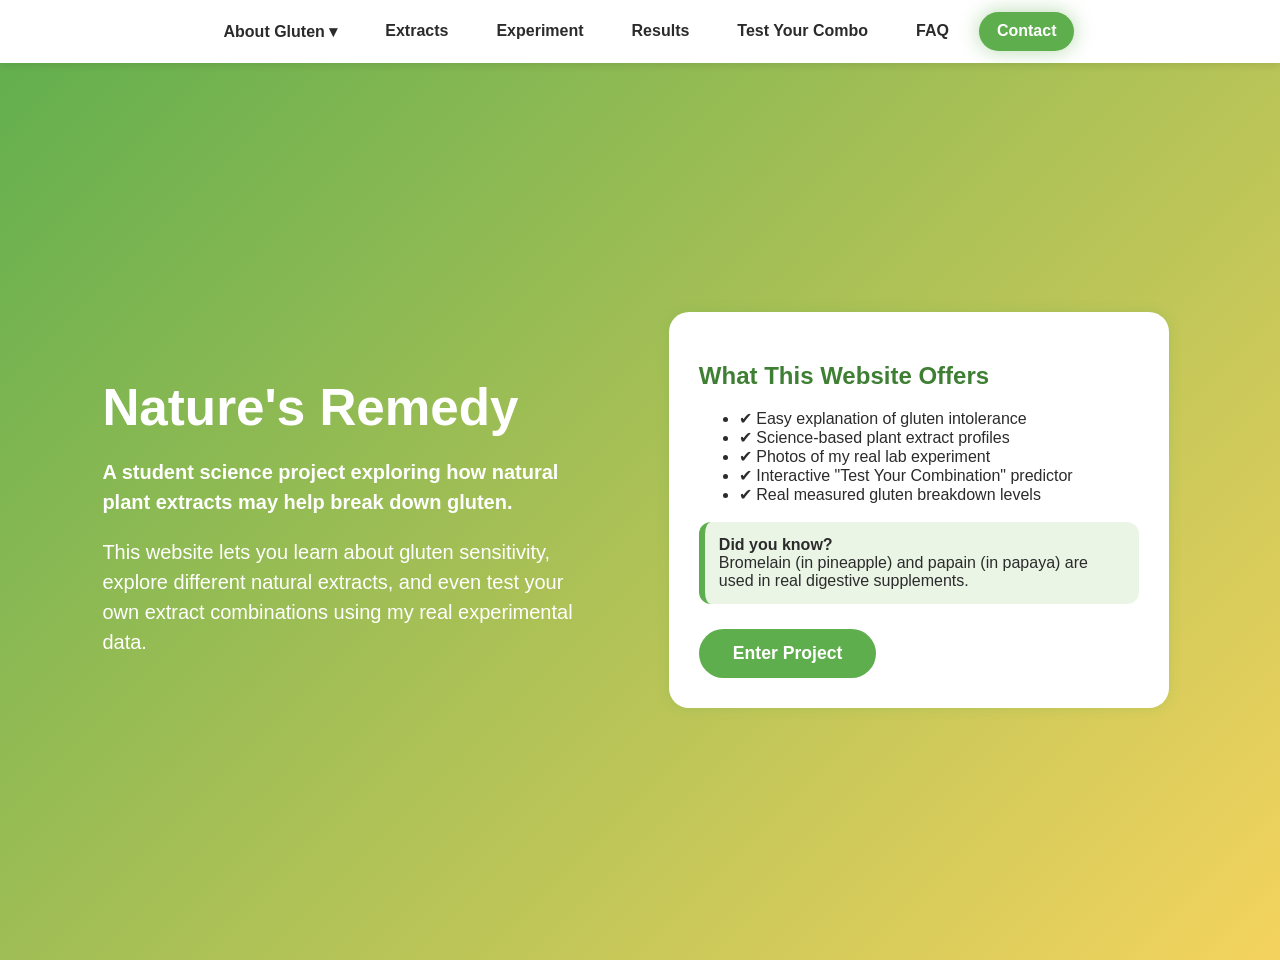
<file: index.html>
<!DOCTYPE html>
<html lang="en">
<head>
<meta charset="UTF-8">
<meta name="viewport" content="width=device-width, initial-scale=1.0">
<title>Nature's Remedy – Gluten Support</title>

<style>
:root {
  --green: #5FAE4E;
  --dark-green: #3F7F34;
  --light-green: #EAF5E6;
  --yellow: #F4D35E;
  --bg: #F8FAF8;
  --text: #2B2B2B;
  --card: #FFFFFF;
}

body {
  margin: 0;
  font-family: "Segoe UI", Arial, sans-serif;
  background: var(--bg);
  color: var(--text);
  scroll-behavior: smooth;
}

/* NAV BAR - FIXED AT TOP */
nav {
  position: fixed;
  top: 0;
  left: 0;
  right: 0;
  background: white;
  display: flex;
  justify-content: center;
  gap: 12px;
  padding: 12px;
  box-shadow: 0 2px 8px rgba(0,0,0,0.1);
  z-index: 1000;
}

nav a {
  text-decoration: none;
  padding: 10px 18px;
  border-radius: 20px;
  color: var(--text);
  font-weight: bold;
  transition: background 0.25s ease, box-shadow 0.25s ease, transform 0.2s ease;
}

nav a:hover {
  background: var(--green);
  color: white;
  transform: translateY(-2px);
  box-shadow:
    0 0 10px rgba(95,174,78,0.6),
    0 0 20px rgba(95,174,78,0.35);
}

/* NAV HIGHLIGHT EFFECT */
nav a.active {
  background: var(--green);
  color: white !important;
  box-shadow: 0 0 20px rgba(95, 174, 78, 0.45);
}

/* DROPDOWN NAV */
.dropdown {
  position: relative;
}

.dropbtn {
  text-decoration: none;
  padding: 10px 18px;
  border-radius: 20px;
  color: var(--text);
  font-weight: bold;
  display: inline-block;
}

.dropdown-content {
  display: none;
  position: absolute;
  background: white;
  min-width: 240px;
  box-shadow: 0 8px 20px rgba(0,0,0,0.12);
  border-radius: 12px;
  overflow: hidden;
  z-index: 1001;
}

.dropdown-content a {
  display: block;
  padding: 12px 16px;
  color: var(--text);
  text-decoration: none;
  font-size: 0.95rem;
}

.dropdown-content a:hover {
  background: var(--light-green);
  color: var(--dark-green);
}

.dropdown:hover .dropdown-content {
  display: block;
}

/* ADD PADDING TO BODY TO ACCOUNT FOR FIXED NAV */
body {
  padding-top: 60px;
}

/* SPLIT WELCOME SECTION */
#welcome {
  height: 100vh;
  display: flex;
  align-items: center;
  padding: 0 8%;
  background: linear-gradient(135deg, var(--green), var(--yellow));
  color: white;
  margin-top: -60px;
  padding-top: 60px;
}

#welcome-left {
  width: 50%;
  padding-right: 40px;
}

#welcome-left h1 {
  font-size: 3.2rem;
  margin-bottom: 15px;
}

#welcome-left p {
  font-size: 1.25rem;
  line-height: 1.5;
  max-width: 480px;
}

#welcome-right {
  width: 50%;
  display: flex;
  justify-content: center;
}

.welcome-card {
  width: 85%;
  background: var(--card);
  color: var(--text);
  padding: 30px;
  border-radius: 20px;
  box-shadow: 0 10px 25px rgba(0,0,0,0.18);
  opacity: 0;
  transform: translateY(50px);
  animation: slideGlow 1.3s ease forwards;
}

@keyframes slideGlow {
  0% {
    opacity: 0;
    transform: translateY(50px);
    box-shadow: 0 0 0 rgba(95,174,78,0);
  }
  60% {
    opacity: 1;
    transform: translateY(-5px);
    box-shadow: 0 0 25px rgba(95,174,78,0.35);
  }
  100% {
    opacity: 1;
    transform: translateY(0);
    box-shadow: 0 0 12px rgba(95,174,78,0.25);
  }
}

#enter-btn {
  margin-top: 25px;
  padding: 14px 34px;
  border-radius: 30px;
  background: var(--green);
  color: white;
  border: none;
  font-size: 1.1rem;
  font-weight: bold;
  cursor: pointer;
  transition: 0.25s ease;
}

#enter-btn:hover {
  transform: translateY(-3px);
  box-shadow:
    0 0 12px rgba(255,255,255,0.7),
    0 0 16px rgba(255,255,255,0.4);
}

.didyouknow {
  background: var(--light-green);
  padding: 14px;
  border-radius: 12px;
  margin-top: 18px;
  border-left: 6px solid var(--green);
}

#landing { display: none; }

#main { display: none; }

header {
  background: linear-gradient(to right, var(--green), var(--yellow));
  padding: 30px;
  text-align: center;
}

section {
  max-width: 1050px;
  margin: 45px auto;
  padding: 40px;
  background: var(--card);
  border-radius: 18px;
  box-shadow: 0 6px 18px rgba(0,0,0,0.08);
}

h2 { color: var(--dark-green); }

.card-grid {
  display: grid;
  grid-template-columns: repeat(auto-fit, minmax(220px, 1fr));
  gap: 20px;
}

.card {
  background: var(--light-green);
  padding: 22px;
  border-radius: 16px;
  transition: transform 0.25s ease, box-shadow 0.25s ease, background 0.25s ease;
  text-decoration: none;
  color: var(--text);
  display: block;
  position: relative;
}

.card:hover {
  transform: translateY(-6px) scale(1.02);
  background: #f1fbef;
  box-shadow:
    0 0 12px rgba(95, 174, 78, 0.6),
    0 0 28px rgba(95, 174, 78, 0.4),
    0 10px 25px rgba(0, 0, 0, 0.12);
}

.card:focus {
  outline: none;
  box-shadow: 0 0 10px rgba(95, 174, 78, 0.6);
}

.card:visited {
  color: var(--text);
}

.project-img {
  max-width: 100%;
  border-radius: 14px;
  border: 1px solid #ccc;
  margin-top: 20px;
}

#combo-result {
  display: none;
  margin-top: 20px;
  padding: 20px;
  border-radius: 12px;
  border: 2px solid #ddd;
}

#combo-color {
  width: 140px;
  height: 26px;
  border-radius: 6px;
  border: 1px solid #999;
}

#combo-form label {
  display: inline-block;
  margin: 6px 14px 6px 0;
  font-size: 1.05rem;
}

#combo-form button {
  padding: 10px 20px;
  border-radius: 20px;
  border: none;
  background: var(--green);
  color: white;
  font-weight: bold;
  cursor: pointer;
  margin-top: 10px;
  margin-right: 8px;
}

#combo-form button:hover {
  background: var(--dark-green);
}

#combo details {
  margin-top: 20px;
  padding: 15px;
  background: var(--light-green);
  border-radius: 12px;
}

#combo details summary {
  cursor: pointer;
  font-size: 1.1em;
}

.fact-card-grid {
  display: grid;
  grid-template-columns: repeat(auto-fit, minmax(220px, 1fr));
  gap: 20px;
}

.fact-card {
  background: #e8f9f0;
  padding: 20px;
  border-radius: 14px;
  box-shadow: 0 2px 6px rgba(0,0,0,0.1);
  border-left: 6px solid #4a9c5d;
  font-size: 15px;
  line-height: 1.4;
}

.split-compare {
  display: flex;
  gap: 20px;
  flex-wrap: wrap;
}

.compare-box {
  flex: 1;
  min-width: 250px;
  padding: 20px;
  background: #f0fff7;
  border-radius: 14px;
  border: 2px solid #4a9c5d;
}

footer {
  text-align: center;
  padding: 20px;
  background: var(--yellow);
}

/* ============================== */
/* SCIENCE FAIR HERO SECTION */
/* ============================== */

.research-hero {
  padding: 80px 20px;
  text-align: center;
  background: linear-gradient(to bottom, #f4fbf2, #ffffff);
}

.research-badge {
  display: inline-block;
  background: #e6f4e3;
  color: var(--dark-green);
  padding: 8px 16px;
  border-radius: 20px;
  font-size: 0.85rem;
  font-weight: bold;
  letter-spacing: 1px;
  margin-bottom: 20px;
  text-transform: uppercase;
}

.research-hero h1 {
  font-size: 2.6rem;
  color: #1f3d1f;
  max-width: 900px;
  margin: 0 auto 20px;
}

.research-subtitle {
  font-size: 1.15rem;
  max-width: 700px;
  margin: 0 auto 30px;
  color: #555;
}

.research-meta {
  display: flex;
  justify-content: center;
  gap: 25px;
  flex-wrap: wrap;
  margin-bottom: 35px;
  font-size: 0.9rem;
  color: #4d4d4d;
}

.research-meta span {
  background: #f1f7ef;
  padding: 8px 14px;
  border-radius: 12px;
}

.primary-btn {
  padding: 14px 30px;
  background: var(--green);
  color: white;
  text-decoration: none;
  font-weight: bold;
  border-radius: 30px;
  transition: 0.3s ease;
}

.primary-btn:hover {
  transform: translateY(-3px);
  box-shadow: 0 0 18px rgba(95,174,78,0.4);
}

/* ============================== */
/* RESPONSIVE LAYOUT (MOBILE/TABLET)
/* ============================== */
@media (max-width: 900px) {
  nav {
    justify-content: flex-start;
    flex-wrap: wrap;
    padding: 10px 10px;
    gap: 8px;
  }

  nav a,
  .dropbtn {
    padding: 8px 10px;
    font-size: 0.85rem;
  }

  #welcome {
    flex-direction: column;
    height: auto;
    padding: 80px 6% 40px;
    text-align: left;
  }

  #welcome-left,
  #welcome-right {
    width: 100%;
    padding-right: 0;
  }

  #welcome-right {
    margin-top: 25px;
  }

  #welcome-left h1 {
    font-size: 2.3rem;
  }

  #welcome-left p {
    font-size: 1.02rem;
    max-width: none;
  }

  section {
    margin: 25px 12px;
    padding: 24px 18px;
  }

  .research-hero {
    padding: 60px 16px;
  }

  .research-hero h1 {
    font-size: 2rem;
  }

  .research-subtitle {
    font-size: 1rem;
  }

  #combo-form label {
    display: block;
    margin-right: 0;
  }
}
</style>
</head>

<body>

<!-- NAVIGATION BAR - FIXED AT TOP -->
<nav>
  
  <div class="dropdown">
    <a href="#" class="dropbtn">About Gluten ▾</a>
    <div class="dropdown-content">
      <a href="about-intolerance.html">About Gluten Intolerance</a>
      <a href="gluten-facts.html">Gluten & Celiac Facts</a>
      <a href="genetics.html">Genetics & Ethnicity</a>
      <a href="nature-vs-genetics.html">Nature vs Genetics</a>
    </div>
  </div>
  <a href="#remedies">Extracts</a>
  <a href="#experiment">Experiment</a>
  <a href="#results">Results</a>
  <a href="#combo">Test Your Combo</a>
  <a href="#faq">FAQ</a>
  <a href="#contact">Contact</a>
</nav>

<!-- WELCOME SECTION -->
<div id="welcome">
  <div id="welcome-left">
    <h1>Nature's Remedy</h1>
    <p><strong>A student science project exploring how natural plant extracts may help break down gluten.</strong></p>
    <p>This website lets you learn about gluten sensitivity, explore different natural extracts, and even test your own extract combinations using my real experimental data.</p>
  </div>

  <div id="welcome-right">
    <div class="welcome-card">
      <h2>What This Website Offers</h2>
      <ul>
        <li>✔ Easy explanation of gluten intolerance</li>
        <li>✔ Science-based plant extract profiles</li>
        <li>✔ Photos of my real lab experiment</li>
        <li>✔ Interactive "Test Your Combination" predictor</li>
        <li>✔ Real measured gluten breakdown levels</li>
      </ul>

      <div class="didyouknow">
        <strong>Did you know?</strong><br>
        Bromelain (in pineapple) and papain (in papaya) are used in real digestive supplements.
      </div>

      <button id="enter-btn" onclick="enterSite()">Enter Project</button>
    </div>
  </div>
</div>

<!-- MAIN CONTENT (HIDDEN INITIALLY) -->
<div id="main">
<!-- 🔬 RESEARCH HERO INSERTED HERE -->
<section class="research-hero">
  <div class="research-badge">Independent Research Project</div>

  <h1>Natural Plant Extracts and Their Effect on Gluten Breakdown</h1>

  <p class="research-subtitle">
    An experimental investigation into enzymatic activity,
    protein detection limits, and synergistic extract combinations.
  </p>

  <div class="research-meta">
    <span>Experimental Data Collected</span>
    <span>Controlled Lab Testing</span>
    <span>Quantitative Analysis</span>
  </div>

  <a href="#experiment" class="primary-btn">View Experimental Results</a>
</section>



<section id="remedies">
  <h2>Natural Remedies Studied</h2>
  <p style="margin-bottom:20px;">Click on each extract to learn more about how it supports digestion and gluten sensitivity.</p>
  <div class="card-grid">
    <a href="#papaya" class="card"><strong>Papaya</strong><br>Papain &amp; Caricain enzymes</a>
    <a href="#pineapple" class="card"><strong>Pineapple</strong><br>Bromelain enzyme</a>
    <a href="#ginger" class="card"><strong>Ginger</strong><br>Digestive support</a>
    <a href="#turmeric" class="card"><strong>Turmeric</strong><br>Anti-inflammatory</a>
    <a href="#aloe" class="card"><strong>Aloe Vera</strong><br>Soothing effects</a>
  </div>
</section>

<section id="papaya">
  <h2>Papaya</h2>
  <p>
    Papaya contains enzymes called <strong>papain</strong> and <strong>caricain</strong>, which help break down proteins,
    including gluten. Caricain is used in some digestive supplements such as <em>GluteGuard</em>.
  </p>
  <p>
    Papaya also provides dietary fiber, supports healthy gut bacteria, and may help relieve constipation and bloating.
  </p>
</section>

<section id="pineapple">
  <h2>Pineapple</h2>
  <p>
    Pineapple contains the enzyme <strong>bromelain</strong>, which breaks down proteins and reduces inflammation.
    Bromelain supports digestion and overall gut health.
  </p>
  <p>
    Fresh pineapple works better than canned pineapple because heat can reduce enzyme activity.
    Bromelain may help break down gluten, although more scientific research is still needed.
  </p>
</section>

<section id="ginger">
  <h2>Ginger</h2>
  <p>
    Ginger improves digestion by reducing gas and helping food move more efficiently through the digestive tract.
    It does not break down gluten directly.
  </p>
  <p>
    Ginger helps relieve symptoms such as nausea, bloating, and stomach cramps.
    It is naturally gluten-free and generally safe for people with gluten sensitivity.
  </p>
</section>

<section id="turmeric">
  <h2>Turmeric</h2>
  <p>
    Turmeric contains <strong>curcumin</strong>, a compound known for reducing inflammation and supporting balanced gut bacteria.
    It helps protect the gut lining and supports digestion.
  </p>
  <p>
    Turmeric may help ease symptoms of gluten intolerance, but it does not break down gluten directly.
  </p>
</section>

<section id="aloe">
  <h2>Aloe Vera</h2>
  <p>
    Aloe Vera has strong anti-inflammatory properties and helps soothe the digestive system.
    It may reduce abdominal pain and discomfort.
  </p>
  <p>
    Aloe Vera can support healthy gut bacteria and improve nutrient absorption.
    While it may ease discomfort after gluten exposure, it is not a cure for gluten intolerance.
  </p>
</section>

<section id="experiment">
  <h2>My Science Experiment</h2>

  <p>
    I tested natural extracts to see if they could help break down gluten using
    lab methods and protein test strips. Here are my findings:
  </p>

  <h3>Key Findings</h3>
  <ul>
    <li><strong>Best breakdown:</strong> Combo A (Pineapple + Ginger + Aloe).</li>
    <li>Pineapple and papaya were strong due to enzymes <strong>bromelain</strong> and <strong>papain</strong>.</li>
    <li>Ginger alone showed minimal gluten breakdown.</li>
  </ul>

  <h3>Methodology: How I Made and Tested the Gluten Samples</h3>

  <h4>Step 1: Dough Formation</h4>
  <ul>
    <li><strong>Materials Needed:</strong> 100 g all-purpose flour, 60 mL distilled water</li>
    <li>Measured 100 g of flour using a digital scale.</li>
    <li>Added 60 mL of distilled water using a graduated cylinder.</li>
    <li>Combined flour and water in a bowl.</li>
    <li>Mixed and kneaded (with gloves) until a uniform, soft dough formed.</li>
    <li>Covered and rested dough for 15–30 minutes to allow gluten development.</li>
  </ul>

  <h4>Step 2: Starch Washing</h4>
  <ul>
    <li><strong>Materials Needed:</strong> 300 mL distilled water (repeated)</li>
    <li>Placed dough into a bowl and added 300 mL distilled water.</li>
    <li>Gently kneaded to release starch.</li>
    <li>Poured off milky starch water after 1–2 minutes.</li>
    <li>Repeated washing 4–6 times until water became mostly clear.</li>
    <li>Remaining rubbery mass was isolated gluten.</li>
  </ul>

  <h4>Step 3: Collecting and Drying the Gluten</h4>
  <ul>
    <li>Gently squeezed gluten to remove excess water.</li>
    <li>Optional: Spread gluten on a clean tray or Petri dish.</li>
    <li>Air-dried for 24–48 hours or oven-dried below 50°C.</li>
  </ul>

  <h4>Step 4: Treating with Natural Extracts</h4>
  <ul>
    <li>Cut dried gluten into approximately 1 g pieces.</li>
    <li>Placed one piece into each Petri dish.</li>
    <li>Added 2 mL of extract or combination mixture.</li>
    <li>Left samples at room temperature for several hours to allow enzyme reactions.</li>
  </ul>

  <h4>Step 5: Testing Gluten Breakdown</h4>
  <ul>
    <li>Used protein test strips to measure gluten levels.</li>
    <li>Compared strip color to reference chart:</li>
    <ul>
      <li><strong>Green / Yellow:</strong> Low Gluten (0.3 g/L)</li>
      <li><strong>Moderate Green:</strong> 1–3 g/L</li>
      <li><strong>Dark:</strong> High Gluten (≥10 g/L)</li>
    </ul>
  </ul>

  <img src="Papaya Procedure.PNG" class="project-img" alt="Making the Papaya Extract">
</section>

<section id="results">
<h2>Results & Observations</h2>
<ul>
<li>Best breakdown: Pineapple + Ginger + Aloe</li>
<li>Pineapple and papaya strongest individually</li>
<li>Ginger weakest alone</li>
</ul>
<img src="Gluten Levels Table.PNG" class="project-img">
<img src="Analysis Gluten Levels.PNG" class="project-img">
</section>



<!-- TEST YOUR COMBO (integrated from combo.html) -->
<section id="combo">
  <h2>Test Your Extract Combination</h2>
  <p><strong>Interactive Prediction Tool Based on Experimental Data</strong></p>

  <p>
    Select up to three natural extracts and click <strong>Predict</strong>
    to see an estimated gluten level based on my experimental data.
  </p>

  <p>
    If you select one of the exact combinations I tested in my experiment
    (Combo A, B, or C), the tool will display the
    <strong>real measured value</strong> from my lab results.
    Other combinations are estimated using single-extract data and
    simple synergy rules described below.
  </p>

  <details>
    <summary><strong>How the Prediction Works</strong></summary>

    <h4>Exact Tested Combinations (Measured Values)</h4>
    <ul>
      <li><strong>Combo A</strong> (Pineapple + Ginger + Aloe): 0.3 g/L</li>
      <li><strong>Combo B</strong> (Papaya + Turmeric + Ginger): 1.2 g/L</li>
      <li><strong>Combo C</strong> (Papaya + Pineapple + Ginger): 1.0 g/L</li>
    </ul>

    <h4>Single-Extract Measured Values</h4>
    <ul>
      <li>Pineapple: 0.3 g/L</li>
      <li>Papaya: 1.1 g/L</li>
      <li>Ginger: 10 g/L (very little gluten breakdown)</li>
      <li>Turmeric: 1.0 g/L</li>
      <li>Aloe Vera: 0.3 g/L</li>
    </ul>

    <h4>Synergy Adjustments</h4>
    <ul>
      <li>
        Papaya + Pineapple together →
        multiply the estimated value by <strong>0.7</strong>
        (extra enzyme activity)
      </li>
      <li>
        Including Aloe Vera →
        subtract <strong>0.1 g/L</strong>
        (soothing / dilution effect)
      </li>
      <li>
        <strong>Minimum possible value:</strong> 0.3 g/L
        (protein strip detection limit)
      </li>
    </ul>
  </details>

  <hr style="margin:30px 0;">

  <form id="combo-form">
    <label><input type="checkbox" value="pineapple"> Pineapple</label><br>
    <label><input type="checkbox" value="papaya"> Papaya</label><br>
    <label><input type="checkbox" value="ginger"> Ginger</label><br>
    <label><input type="checkbox" value="turmeric"> Turmeric</label><br>
    <label><input type="checkbox" value="aloe"> Aloe Vera</label><br><br>

    <button type="button" onclick="predictCombo()">Predict</button>
    <button type="button" onclick="resetCombo()">Clear</button>
  </form>

  <div id="combo-result">
    <p id="combo-names"></p>
    <p><strong>Gluten Level:</strong> <span id="combo-value"></span> g/L</p>
    <div id="combo-color"></div>
    <p id="combo-interpret"></p>
    <p id="combo-explain"></p>
  </div>
</section>

<section id="faq">
  <h2>FAQ</h2>
  <p><strong>Does this cure gluten intolerance?</strong> No.</p>
  <p><strong>Is this a replacement for gluten-free diets?</strong> No.</p>
</section>

<section id="contact">
  <h2>Contact</h2>
  <p>Have a question or feedback? Click below to email me!</p>
  <p>
    <a href="https://mail.google.com/mail/u/0/#inbox?compose=DmwnWrRlQZBBBRBFMVlTQlBMDVSWTSlPjSDfXrFmcVBNGmbDNMKQCFlDWqmKgcgMLlvGxvppLgXQ"
       style="display:inline-block; margin-top:15px; padding:12px 26px; background:var(--green); color:white; border-radius:25px; font-weight:bold; text-decoration:none;">
      Email Me
    </a>
  </p>
  <p style="margin-top:10px; font-size:0.9em; color:#555;">Recipient: karenhuang0312@gmail.com</p>
</section>

<footer>© 2025 Nature's Remedy – Educational Science Project</footer>
</div>

<script>

/* ---------- ENTER PROJECT ---------- */
function enterSite(){
  document.getElementById("welcome").style.display = "none";
  document.getElementById("main").style.display = "block";
}

/* ---------- TEST YOUR COMBO ---------- */
var singleLevels={ pineapple:0.3, papaya:1.1, ginger:10, turmeric:1.0, aloe:0.3 };

var testedCombos={
  "aloe-ginger-pineapple":0.3,
  "ginger-papaya-pineapple":1.0,
  "ginger-papaya-turmeric":1.2
};

function predictCombo(){
  var chosen=[...document.querySelectorAll('#combo-form input:checked')].map(c=>c.value);
  if(chosen.length===0||chosen.length>3){ alert('Select 1–3 extracts'); return; }

  var key=chosen.slice().sort().join('-');
  var value;
  var explanation="";

  if(testedCombos[key]!==undefined){
    value=testedCombos[key];
    explanation="This combination was directly tested in the experiment.";
  } else {
    value=chosen.reduce((a,b)=>a+singleLevels[b],0)/chosen.length;
    explanation="Estimated from single-extract data.";
    if(chosen.includes('papaya')&&chosen.includes('pineapple')){
      value*=0.7; explanation+=' Enzyme synergy applied.';
    }
    if(chosen.includes('aloe')){
      value-=0.1; explanation+=' Aloe soothing adjustment applied.';
    }
  }

  if(value<0.3) value=0.3;
  value=Math.round(value*100)/100;

  var color,text;
  if(value<=0.3){ color='#8BC34A'; text='Very low gluten detected'; }
  else if(value<=3){ color='#FFD54F'; text='Moderate gluten level'; }
  else { color='#E57373'; text='High gluten level'; }

  document.getElementById('combo-result').style.display='block';
  document.getElementById('combo-names').textContent='Selected: '+chosen.join(', ');
  document.getElementById('combo-value').textContent=value;
  document.getElementById('combo-color').style.background=color;
  document.getElementById('combo-interpret').textContent=text;
  document.getElementById('combo-explain').textContent=explanation;
}

function resetCombo(){
  document.querySelectorAll('#combo-form input').forEach(c=>c.checked=false);
  document.getElementById('combo-result').style.display='none';
}

/* ---------- AUTO-SKIP WELCOME IF FROM BACK BUTTON ---------- */
window.addEventListener("DOMContentLoaded", () => {
  const params = new URLSearchParams(window.location.search);
  if (params.get("home") === "true") {
    enterSite();
  }
});

/* ---------- NAV ACTIVE SCROLL ---------- */
window.addEventListener("DOMContentLoaded", () => {

  const sections = document.querySelectorAll("section");
  const navLinks = document.querySelectorAll("nav a");

  window.addEventListener("scroll", () => {
    let current = "";
    sections.forEach(sec => {
      const top = window.scrollY;
      if (top >= sec.offsetTop - 200) {
        current = sec.getAttribute("id");
      }
    });

    navLinks.forEach(a => {
      a.classList.remove("active");
      if (a.getAttribute("href") && a.getAttribute("href").includes(current)) {
        a.classList.add("active");
      }
    });
  });

});
</script>

</body>
</html>
</file>
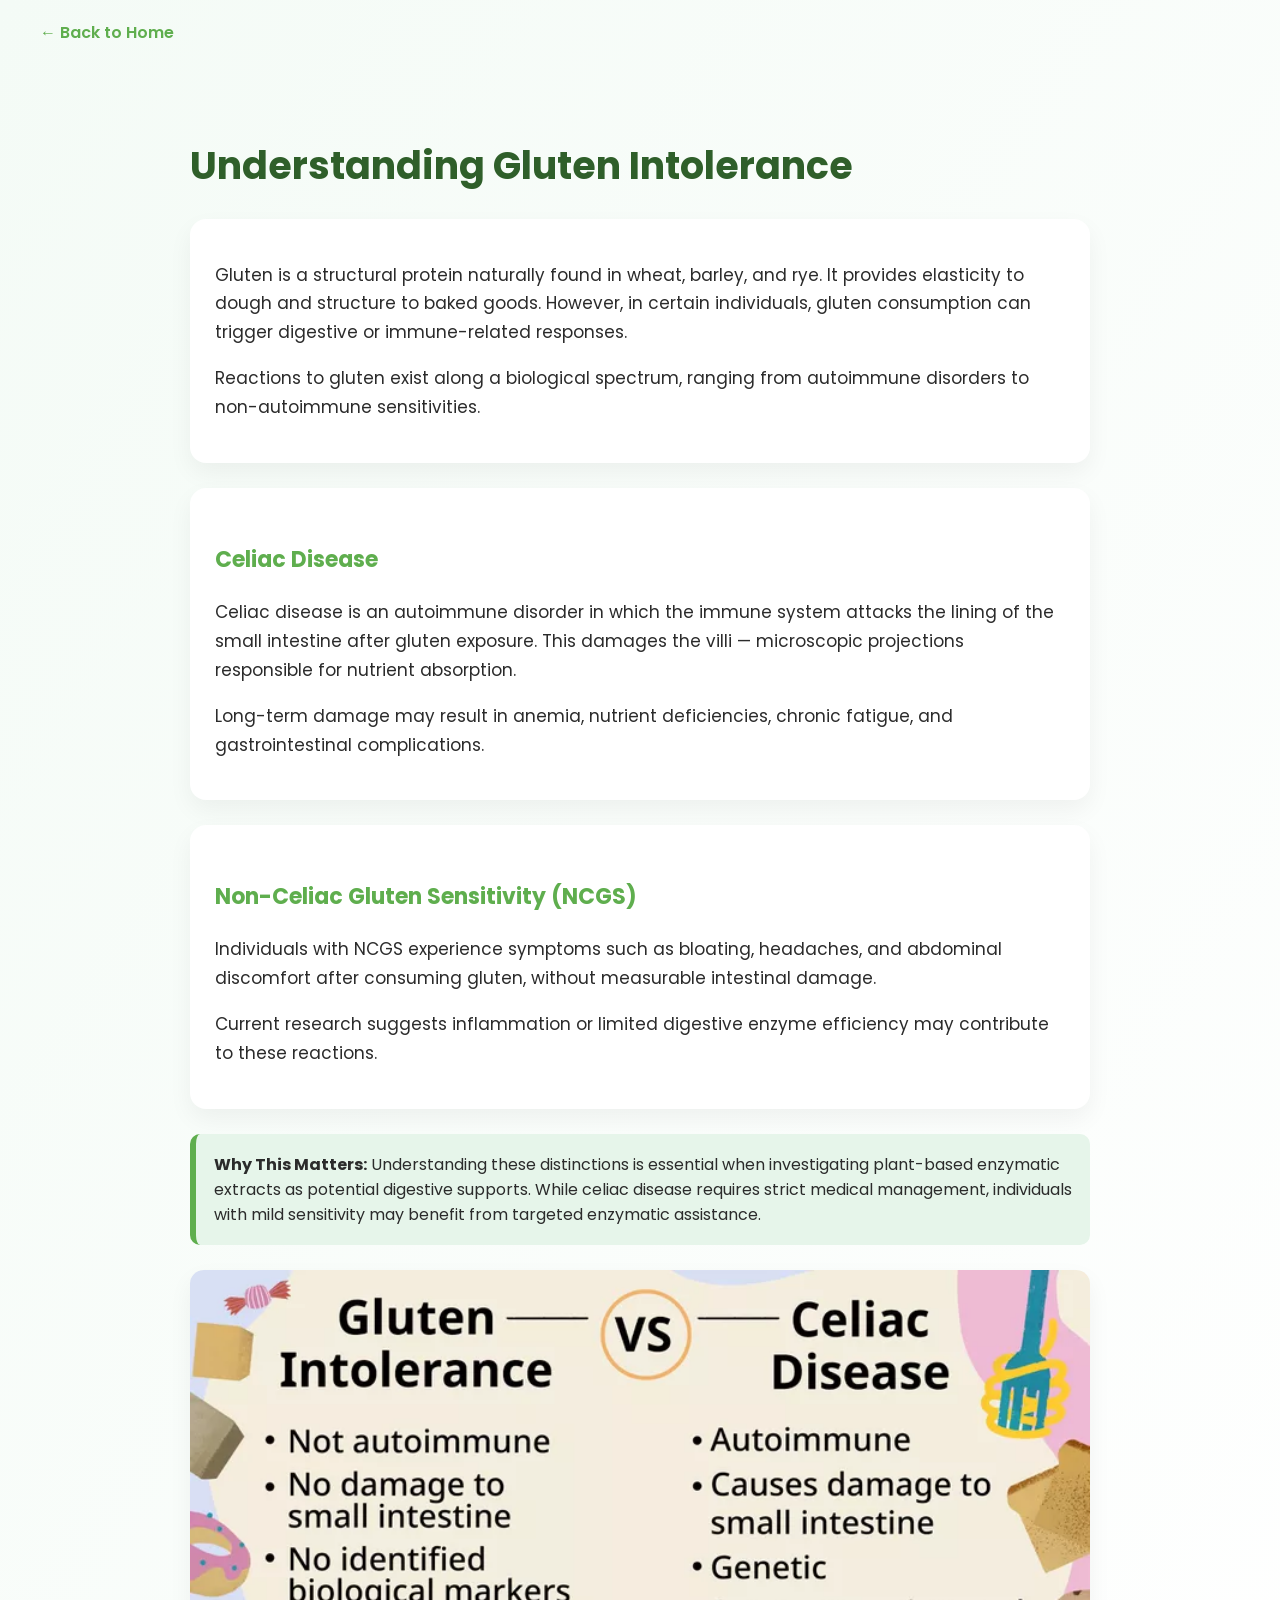
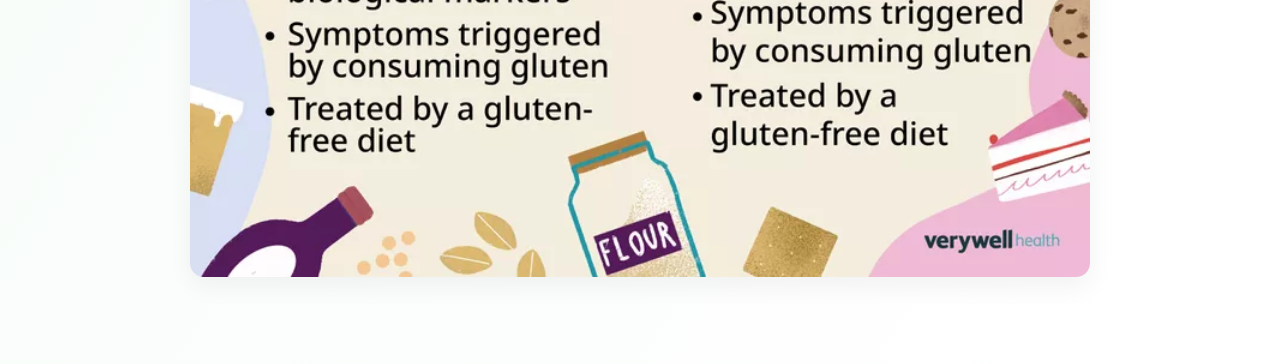
<file: about-intolerance.html>
<!DOCTYPE html>
<html lang="en">
<head>
<meta charset="UTF-8">
<meta name="viewport" content="width=device-width, initial-scale=1.0">
<title>Understanding Gluten Intolerance</title>

<link href="https://fonts.googleapis.com/css2?family=Poppins:wght@300;400;600;700&display=swap" rel="stylesheet">

<style>

/* ---------- THEME VARIABLES ---------- */
:root{
  --primary: #5FAE4E;
  --dark: #2f5f2a;
  --light-bg: #f4fbf6;
  --card-bg: #ffffff;
  --accent: #e6f5ea;
}

/* ---------- BODY ---------- */
body {
  font-family: 'Poppins', sans-serif;
  background: linear-gradient(to bottom right, #f4fbf6, #ffffff);
  margin: 0;
  padding: 0;
  color: #2B2B2B;
}

/* ---------- NAV ---------- */
nav {
  padding: 20px 40px;
}

nav a {
  text-decoration: none;
  color: var(--primary);
  font-weight: 600;
  transition: 0.3s;
}

nav a:hover {
  opacity: 0.7;
}

/* ---------- MAIN CONTAINER ---------- */
.container {
  max-width: 900px;
  margin: auto;
  padding: 40px 20px 80px 20px;
}

/* ---------- HEADINGS ---------- */
h2 {
  font-size: 38px;
  color: var(--dark);
  margin-bottom: 15px;
}

h3 {
  font-size: 22px;
  margin-top: 30px;
  color: var(--primary);
}

/* ---------- PARAGRAPHS ---------- */
p {
  font-size: 17px;
  line-height: 1.7;
  margin-bottom: 16px;
}

/* ---------- CARD STYLE ---------- */
.card {
  background: var(--card-bg);
  padding: 25px;
  border-radius: 16px;
  margin-top: 25px;
  box-shadow: 0 10px 25px rgba(0,0,0,0.05);
  transition: 0.3s ease;
}

.card:hover {
  transform: translateY(-5px);
  box-shadow: 0 15px 30px rgba(0,0,0,0.08);
}

/* ---------- INFO BOX ---------- */
.info-box {
  background: var(--accent);
  padding: 18px;
  border-left: 6px solid var(--primary);
  border-radius: 10px;
  margin-top: 25px;
}

/* ---------- IMAGE ---------- */
.project-img {
  width: 100%;
  border-radius: 14px;
  margin-top: 25px;
  box-shadow: 0 10px 25px rgba(0,0,0,0.05);
}

/* ---------- FADE ANIMATION ---------- */
.fade {
  opacity: 0;
  transform: translateY(20px);
  transition: 0.6s ease;
}

.fade.show {
  opacity: 1;
  transform: translateY(0);
}

/* ---------- RESPONSIVE (MOBILE/TABLET) ---------- */
@media (max-width: 768px) {
  nav {
    padding: 16px 18px;
  }

  .container {
    padding: 24px 16px 60px 16px;
  }

  h2 {
    font-size: 30px;
  }

  h3 {
    font-size: 20px;
  }

  p {
    font-size: 15px;
  }
}

</style>
</head>

<body>

<nav>
  <a href="index.html?home=true">← Back to Home</a>
</nav>

<div class="container">

  <h2 class="fade">Understanding Gluten Intolerance</h2>

  <div class="card fade">
    <p>
      Gluten is a structural protein naturally found in wheat, barley, and rye.
      It provides elasticity to dough and structure to baked goods. However,
      in certain individuals, gluten consumption can trigger digestive or
      immune-related responses.
    </p>

    <p>
      Reactions to gluten exist along a biological spectrum, ranging from
      autoimmune disorders to non-autoimmune sensitivities.
    </p>
  </div>

  <div class="card fade">
    <h3>Celiac Disease</h3>
    <p>
      Celiac disease is an autoimmune disorder in which the immune system
      attacks the lining of the small intestine after gluten exposure.
      This damages the villi — microscopic projections responsible for
      nutrient absorption.
    </p>
    <p>
      Long-term damage may result in anemia, nutrient deficiencies,
      chronic fatigue, and gastrointestinal complications.
    </p>
  </div>

  <div class="card fade">
    <h3>Non-Celiac Gluten Sensitivity (NCGS)</h3>
    <p>
      Individuals with NCGS experience symptoms such as bloating,
      headaches, and abdominal discomfort after consuming gluten,
      without measurable intestinal damage.
    </p>
    <p>
      Current research suggests inflammation or limited digestive enzyme
      efficiency may contribute to these reactions.
    </p>
  </div>

  <div class="info-box fade">
    <strong>Why This Matters:</strong>
    Understanding these distinctions is essential when investigating
    plant-based enzymatic extracts as potential digestive supports.
    While celiac disease requires strict medical management, individuals
    with mild sensitivity may benefit from targeted enzymatic assistance.
  </div>

  <img src="Gluten Intolerance vs. Celiac Disease.webp" class="project-img fade">

</div>

<script>
/* Reveal animation on scroll */
const fades = document.querySelectorAll(".fade");

const revealOnScroll = () => {
  fades.forEach(el => {
    const rect = el.getBoundingClientRect();
    if(rect.top < window.innerHeight - 100){
      el.classList.add("show");
    }
  });
};

window.addEventListener("scroll", revealOnScroll);
window.addEventListener("load", revealOnScroll);
</script>

</body>
</html>
</file>
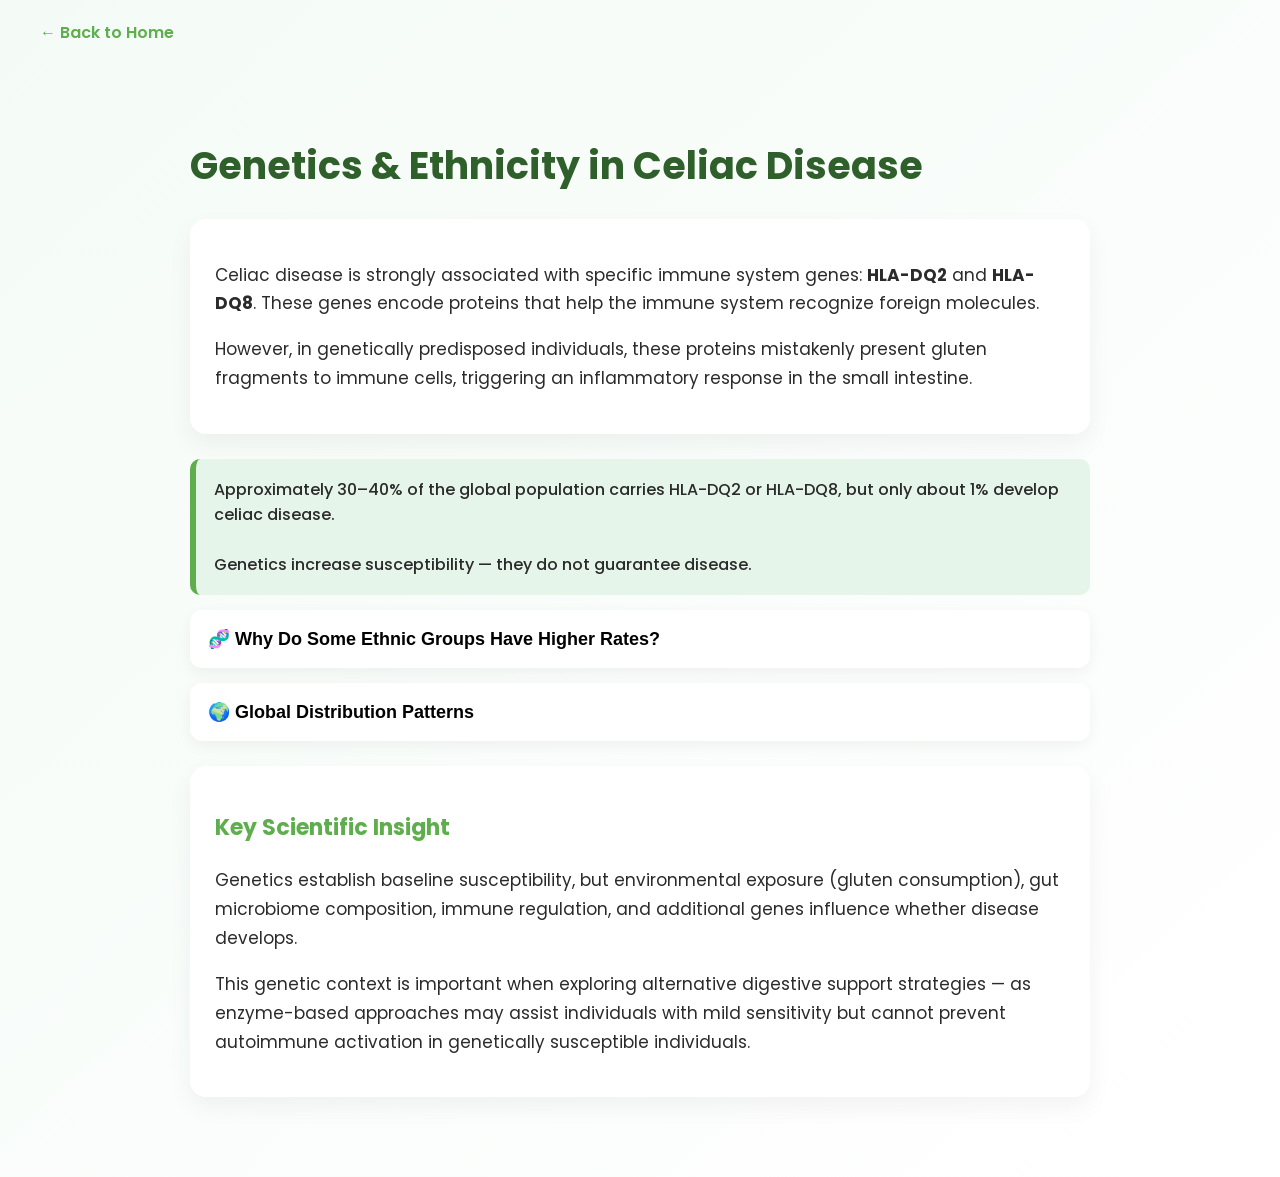
<file: genetics.html>
<!DOCTYPE html>
<html lang="en">
<head>
<meta charset="UTF-8">
<meta name="viewport" content="width=device-width, initial-scale=1.0">
<title>Genetics & Ethnicity</title>

<link href="https://fonts.googleapis.com/css2?family=Poppins:wght@300;400;600;700&display=swap" rel="stylesheet">

<style>

/* ---------- THEME ---------- */
:root{
  --primary: #5FAE4E;
  --dark: #2f5f2a;
  --light-bg: #f4fbf6;
  --card-bg: #ffffff;
  --accent: #e6f5ea;
}

/* ---------- BODY ---------- */
body {
  font-family: 'Poppins', sans-serif;
  background: linear-gradient(to bottom right, #f4fbf6, #ffffff);
  margin: 0;
  padding: 0;
  color: #2B2B2B;
}

/* ---------- NAV ---------- */
nav {
  padding: 20px 40px;
}

nav a {
  text-decoration: none;
  color: var(--primary);
  font-weight: 600;
  transition: 0.3s;
}

nav a:hover {
  opacity: 0.7;
}

/* ---------- CONTAINER ---------- */
.container {
  max-width: 900px;
  margin: auto;
  padding: 40px 20px 80px 20px;
}

/* ---------- HEADINGS ---------- */
h2 {
  font-size: 38px;
  color: var(--dark);
  margin-bottom: 15px;
}

h3 {
  font-size: 22px;
  margin-top: 20px;
  color: var(--primary);
}

/* ---------- PARAGRAPHS ---------- */
p {
  font-size: 17px;
  line-height: 1.7;
  margin-bottom: 16px;
}

/* ---------- CARD ---------- */
.card {
  background: var(--card-bg);
  padding: 25px;
  border-radius: 16px;
  margin-top: 25px;
  box-shadow: 0 10px 25px rgba(0,0,0,0.05);
  transition: 0.3s ease;
}

.card:hover {
  transform: translateY(-5px);
  box-shadow: 0 15px 30px rgba(0,0,0,0.08);
}

/* ---------- INFO BOX ---------- */
.highlight {
  background: var(--accent);
  padding: 18px;
  border-left: 6px solid var(--primary);
  border-radius: 10px;
  margin-top: 25px;
  font-weight: 500;
}

/* ---------- COLLAPSIBLE ---------- */
.collapsible {
  background: #ffffff;
  border: none;
  width: 100%;
  text-align: left;
  padding: 18px;
  font-size: 18px;
  font-weight: 600;
  border-radius: 12px;
  margin-top: 15px;
  cursor: pointer;
  box-shadow: 0 5px 15px rgba(0,0,0,0.05);
  transition: 0.3s;
}

.collapsible:hover {
  background: var(--accent);
}

.content {
  max-height: 0;
  overflow: hidden;
  transition: max-height 0.4s ease;
  padding: 0 15px;
}

/* ---------- FADE ---------- */
.fade {
  opacity: 0;
  transform: translateY(20px);
  transition: 0.6s ease;
}

.fade.show {
  opacity: 1;
  transform: translateY(0);
}

/* ---------- RESPONSIVE (MOBILE/TABLET) ---------- */
@media (max-width: 768px) {
  nav {
    padding: 16px 18px;
  }

  .container {
    padding: 24px 16px 60px 16px;
  }

  h2 {
    font-size: 30px;
  }

  h3 {
    font-size: 20px;
  }

  p {
    font-size: 15px;
  }
}

</style>
</head>

<body>

<nav>
  <a href="index.html?home=true">← Back to Home</a>
</nav>

<div class="container">

  <h2 class="fade">Genetics & Ethnicity in Celiac Disease</h2>

  <div class="card fade">
    <p>
      Celiac disease is strongly associated with specific immune system genes:
      <strong>HLA-DQ2</strong> and <strong>HLA-DQ8</strong>. These genes
      encode proteins that help the immune system recognize foreign molecules.
    </p>

    <p>
      However, in genetically predisposed individuals, these proteins
      mistakenly present gluten fragments to immune cells, triggering
      an inflammatory response in the small intestine.
    </p>
  </div>

  <div class="highlight fade">
    Approximately 30–40% of the global population carries HLA-DQ2 or HLA-DQ8,
    but only about 1% develop celiac disease.
    <br><br>
    Genetics increase susceptibility — they do not guarantee disease.
  </div>

  <button class="collapsible fade">🧬 Why Do Some Ethnic Groups Have Higher Rates?</button>
  <div class="content">
    <p>
      Certain populations show higher frequencies of HLA-DQ2 and HLA-DQ8
      due to historical genetic patterns.
    </p>
    <ul>
      <li><strong>Genetic Bottlenecks:</strong> Small ancestral populations
      passing shared gene variants forward.</li>
      <li><strong>Endogamy:</strong> Marrying within a community for
      generations, preserving specific genetic traits.</li>
      <li><strong>Founder Effects:</strong> When a small group establishes
      a population carrying specific gene variations.</li>
    </ul>
  </div>

  <button class="collapsible fade">🌍 Global Distribution Patterns</button>
  <div class="content">
    <p>
      Celiac disease is historically more common in populations of European
      descent, including some Ashkenazi Jewish communities.
    </p>

    <p>
      Many East Asian populations show lower frequencies of HLA-DQ2/DQ8,
      resulting in lower diagnosed rates. However, globalization and
      dietary changes are increasing awareness worldwide.
    </p>
  </div>

  <div class="card fade">
    <h3>Key Scientific Insight</h3>
    <p>
      Genetics establish baseline susceptibility, but environmental
      exposure (gluten consumption), gut microbiome composition,
      immune regulation, and additional genes influence whether
      disease develops.
    </p>

    <p>
      This genetic context is important when exploring alternative
      digestive support strategies — as enzyme-based approaches may
      assist individuals with mild sensitivity but cannot prevent
      autoimmune activation in genetically susceptible individuals.
    </p>
  </div>

</div>

<script>

/* Scroll fade */
const fades = document.querySelectorAll(".fade");

const revealOnScroll = () => {
  fades.forEach(el => {
    const rect = el.getBoundingClientRect();
    if(rect.top < window.innerHeight - 100){
      el.classList.add("show");
    }
  });
};

window.addEventListener("scroll", revealOnScroll);
window.addEventListener("load", revealOnScroll);

/* Collapsible sections */
const coll = document.querySelectorAll(".collapsible");

coll.forEach(btn => {
  btn.addEventListener("click", function() {
    this.classList.toggle("active");
    const content = this.nextElementSibling;

    if (content.style.maxHeight){
      content.style.maxHeight = null;
    } else {
      content.style.maxHeight = content.scrollHeight + "px";
    }
  });
});

</script>

</body>
</html>
</file>
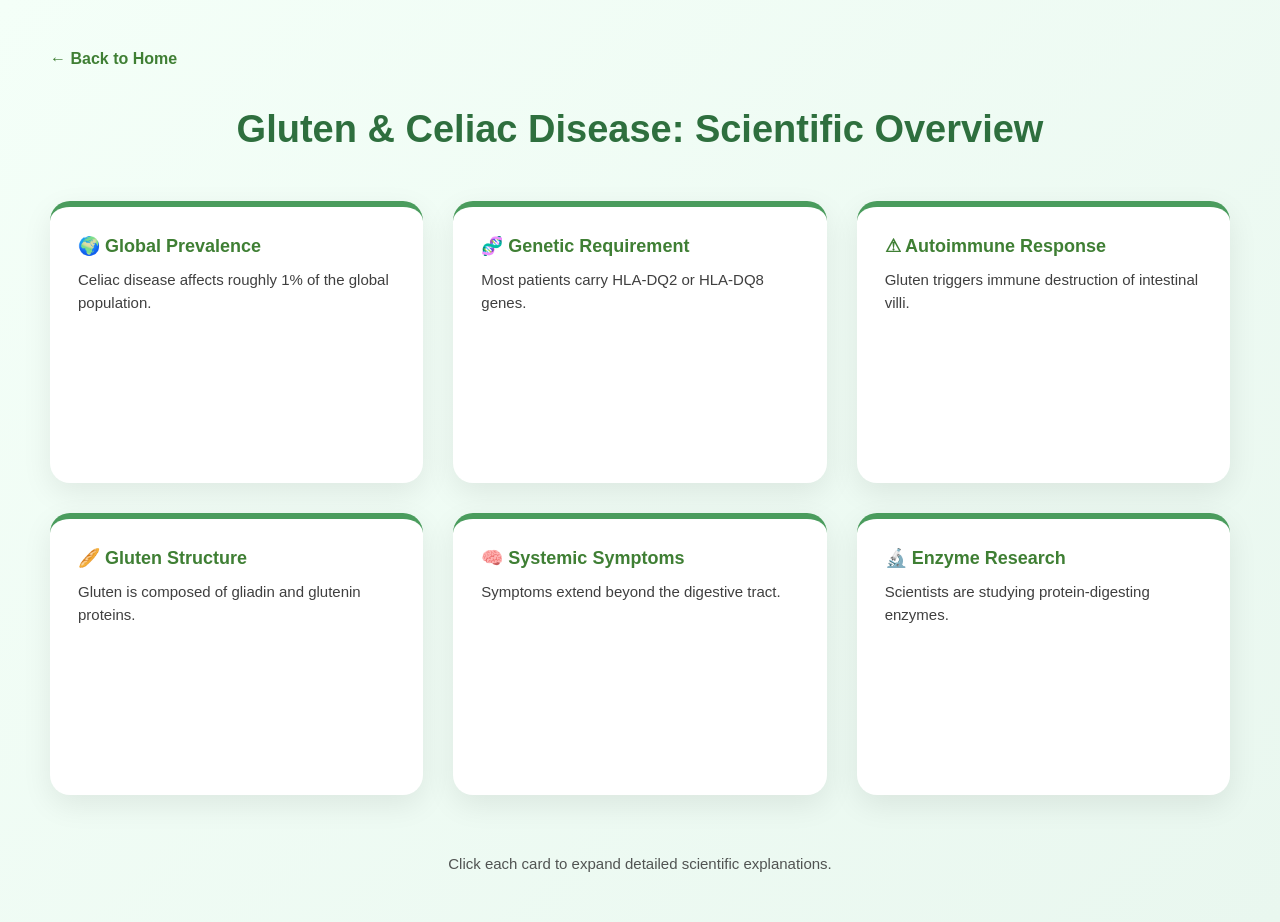
<file: gluten-facts.html>
<!DOCTYPE html>
<html lang="en">
<head>
<meta charset="UTF-8">
<meta name="viewport" content="width=device-width, initial-scale=1.0">
<title>Gluten & Celiac Facts</title>

<style>

body {
  font-family: 'Poppins', sans-serif;
  background: linear-gradient(135deg, #f4fff8, #e9f7ef);
  margin: 0;
  padding: 50px;
  color: #2B2B2B;
}

/* Center section nicely */
section {
  max-width: 1200px;
  margin: auto;
}

/* Navigation */
nav {
  margin-bottom: 40px;
}

nav a {
  text-decoration: none;
  color: #3F7F34;
  font-weight: bold;
  font-size: 16px;
  transition: 0.3s;
}

nav a:hover {
  opacity: 0.7;
}

/* Title */
h2 {
  font-size: 38px;
  margin-bottom: 50px;
  color: #2e6f3e;
  text-align: center;
}

/* FORCE 3x2 GRID */
.fact-card-grid {
  display: grid;
  grid-template-columns: repeat(3, 1fr);
  gap: 30px;
}

/* Tablet */
@media (max-width: 1000px) {
  .fact-card-grid {
    grid-template-columns: repeat(2, 1fr);
  }
}

/* Mobile */
@media (max-width: 600px) {
  .fact-card-grid {
    grid-template-columns: 1fr;
  }
}

/* Cards */
.fact-card {
  background: white;
  padding: 28px;
  border-radius: 20px;
  border-top: 6px solid #4a9c5d;
  box-shadow: 0 10px 30px rgba(0,0,0,0.08);
  cursor: pointer;
  transition: all 0.35s ease;
  min-height: 220px;
  display: flex;
  flex-direction: column;
}

.fact-card:hover {
  transform: translateY(-8px);
  box-shadow: 0 18px 45px rgba(0,0,0,0.15);
}

.fact-card h4 {
  margin: 0 0 12px 0;
  font-size: 18px;
  color: #3F7F34;
}

/* Always visible preview */
.preview {
  font-size: 15px;
  line-height: 1.5;
  opacity: 0.9;
}

/* Hidden expanded text */
.full-text {
  font-size: 15px;
  line-height: 1.6;
  margin-top: 12px;
  display: none;
  color: #444;
}

.fact-card.active {
  background: #f0fff5;
}

.fact-card.active .full-text {
  display: block;
}

/* Footer */
.footer-note {
  text-align: center;
  margin-top: 60px;
  font-size: 15px;
  opacity: 0.8;
}

/* Extra small screens */
@media (max-width: 600px) {
  body {
    padding: 26px 18px;
  }

  h2 {
    font-size: 28px;
    margin-bottom: 32px;
  }
}

</style>
</head>
<body>

<nav>
  <a href="index.html?home=true">← Back to Home</a>
</nav>

<section>

  <h2>Gluten & Celiac Disease: Scientific Overview</h2>

  <div class="fact-card-grid">

    <div class="fact-card" onclick="toggleCard(this)">
      <h4>🌍 Global Prevalence</h4>
      <div class="preview">
        Celiac disease affects roughly 1% of the global population.
      </div>
      <div class="full-text">
        Many individuals remain undiagnosed due to mild or atypical symptoms.
        Rates are highest in Europe and North America but are rising globally.
      </div>
    </div>

    <div class="fact-card" onclick="toggleCard(this)">
      <h4>🧬 Genetic Requirement</h4>
      <div class="preview">
        Most patients carry HLA-DQ2 or HLA-DQ8 genes.
      </div>
      <div class="full-text">
        Around 30–40% of people have these genes, but only a small percentage
        develop celiac disease, showing that environmental triggers matter.
      </div>
    </div>

    <div class="fact-card" onclick="toggleCard(this)">
      <h4>⚠ Autoimmune Response</h4>
      <div class="preview">
        Gluten triggers immune destruction of intestinal villi.
      </div>
      <div class="full-text">
        This damages nutrient absorption and may lead to anemia, bone density
        loss, vitamin deficiencies, and chronic inflammation.
      </div>
    </div>

    <div class="fact-card" onclick="toggleCard(this)">
      <h4>🥖 Gluten Structure</h4>
      <div class="preview">
        Gluten is composed of gliadin and glutenin proteins.
      </div>
      <div class="full-text">
        Gliadin peptides resist complete digestion, increasing the likelihood
        of immune activation in genetically susceptible individuals.
      </div>
    </div>

    <div class="fact-card" onclick="toggleCard(this)">
      <h4>🧠 Systemic Symptoms</h4>
      <div class="preview">
        Symptoms extend beyond the digestive tract.
      </div>
      <div class="full-text">
        Neurological effects, fatigue, headaches, joint pain, and skin
        conditions such as dermatitis herpetiformis are documented.
      </div>
    </div>

    <div class="fact-card" onclick="toggleCard(this)">
      <h4>🔬 Enzyme Research</h4>
      <div class="preview">
        Scientists are studying protein-digesting enzymes.
      </div>
      <div class="full-text">
        Bromelain and papain show potential gluten-breaking properties in
        laboratory studies, though they are not approved medical treatments.
      </div>
    </div>

  </div>

  <div class="footer-note">
    Click each card to expand detailed scientific explanations.
  </div>

</section>

<script>
function toggleCard(card) {
  card.classList.toggle("active");
}
</script>

</body>
</html>
</file>
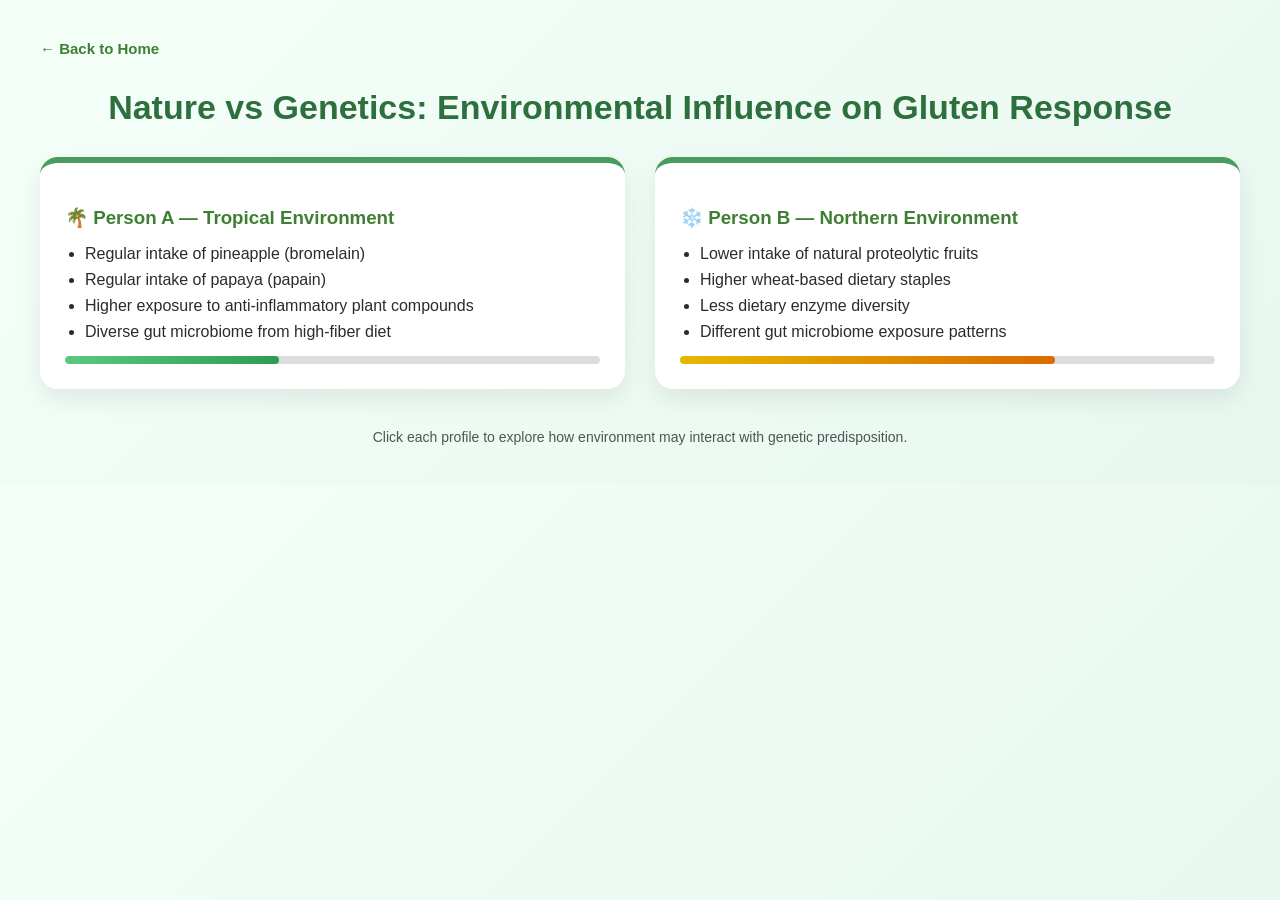
<file: nature-vs-genetics.html>
<!DOCTYPE html>
<html lang="en">
<head>
<meta charset="UTF-8">
<meta name="viewport" content="width=device-width, initial-scale=1.0">
<title>Nature vs Genetics</title>

<style>

body {
  font-family: 'Poppins', sans-serif;
  background: linear-gradient(135deg, #f4fff8, #e7f7ef);
  margin: 0;
  padding: 40px;
  color: #2B2B2B;
}

/* Navigation */
nav {
  margin-bottom: 30px;
}

nav a {
  text-decoration: none;
  color: #3F7F34;
  font-weight: bold;
  font-size: 15px;
  transition: 0.3s;
}

nav a:hover {
  opacity: 0.7;
}

/* Title */
h2 {
  font-size: 34px;
  margin-bottom: 30px;
  color: #2e6f3e;
  text-align: center;
}

/* Layout */
.split-compare {
  display: flex;
  gap: 30px;
  flex-wrap: wrap;
  margin-top: 30px;
}

/* Cards */
.compare-box {
  flex: 1;
  min-width: 280px;
  padding: 25px;
  background: white;
  border-radius: 18px;
  box-shadow: 0 10px 25px rgba(0,0,0,0.08);
  border-top: 6px solid #4a9c5d;
  transition: 0.3s ease;
  cursor: pointer;
}

.compare-box:hover {
  transform: translateY(-8px);
  box-shadow: 0 16px 35px rgba(0,0,0,0.15);
}

.compare-box h3 {
  margin-bottom: 15px;
  color: #3F7F34;
}

.compare-box ul {
  padding-left: 20px;
  margin-bottom: 15px;
}

.compare-box li {
  margin-bottom: 8px;
}

/* Hidden expanded explanation */
.extra-info {
  display: none;
  font-size: 15px;
  line-height: 1.5;
  margin-top: 10px;
  color: #444;
}

.compare-box.active .extra-info {
  display: block;
}

/* Risk meter */
.risk-bar {
  height: 8px;
  background: #ddd;
  border-radius: 10px;
  margin-top: 15px;
  overflow: hidden;
}

.risk-fill {
  height: 100%;
  border-radius: 10px;
}

.low-risk {
  width: 40%;
  background: linear-gradient(to right, #5ac87d, #2e9c55);
}

.high-risk {
  width: 70%;
  background: linear-gradient(to right, #e6b800, #d96b00);
}

/* Footer */
.footer-note {
  text-align: center;
  margin-top: 40px;
  font-size: 14px;
  opacity: 0.8;
}

/* ---------- RESPONSIVE (MOBILE/TABLET) ---------- */
@media (max-width: 768px) {
  body {
    padding: 24px 16px;
  }

  h2 {
    font-size: 26px;
  }

  .split-compare {
    gap: 20px;
  }

  .compare-box {
    padding: 20px;
  }
}

</style>
</head>
<body>

<nav>
  <a href="index.html?home=true">← Back to Home</a>
</nav>

<section>
  <h2>Nature vs Genetics: Environmental Influence on Gluten Response</h2>

  <div class="split-compare">

    <!-- Person A -->
    <div class="compare-box" onclick="toggleBox(this)">
      <h3>🌴 Person A — Tropical Environment</h3>

      <ul>
        <li>Regular intake of pineapple (bromelain)</li>
        <li>Regular intake of papaya (papain)</li>
        <li>Higher exposure to anti-inflammatory plant compounds</li>
        <li>Diverse gut microbiome from high-fiber diet</li>
      </ul>

      <div class="risk-bar">
        <div class="risk-fill low-risk"></div>
      </div>

      <div class="extra-info">
        Research suggests that bromelain and papain are proteolytic enzymes,
        meaning they break down proteins. In theory, increased exposure to
        natural enzymes could assist partial gluten protein breakdown before
        immune activation occurs. Environmental diet may influence gut
        microbiome composition, which plays a role in immune regulation.
      </div>
    </div>

    <!-- Person B -->
    <div class="compare-box" onclick="toggleBox(this)">
      <h3>❄️ Person B — Northern Environment</h3>

      <ul>
        <li>Lower intake of natural proteolytic fruits</li>
        <li>Higher wheat-based dietary staples</li>
        <li>Less dietary enzyme diversity</li>
        <li>Different gut microbiome exposure patterns</li>
      </ul>

      <div class="risk-bar">
        <div class="risk-fill high-risk"></div>
      </div>

      <div class="extra-info">
        Populations with high wheat consumption and lower natural enzyme
        intake may experience increased exposure to intact gluten proteins.
        If genetically predisposed (HLA-DQ2 or HLA-DQ8), immune activation
        may occur more readily. However, genetics remains the primary risk
        factor — environment modifies expression.
      </div>
    </div>

  </div>

  <div class="footer-note">
    Click each profile to explore how environment may interact with genetic predisposition.
  </div>

</section>

<script>
function toggleBox(box) {
  box.classList.toggle("active");
}
</script>

</body>
</html>
</file>
